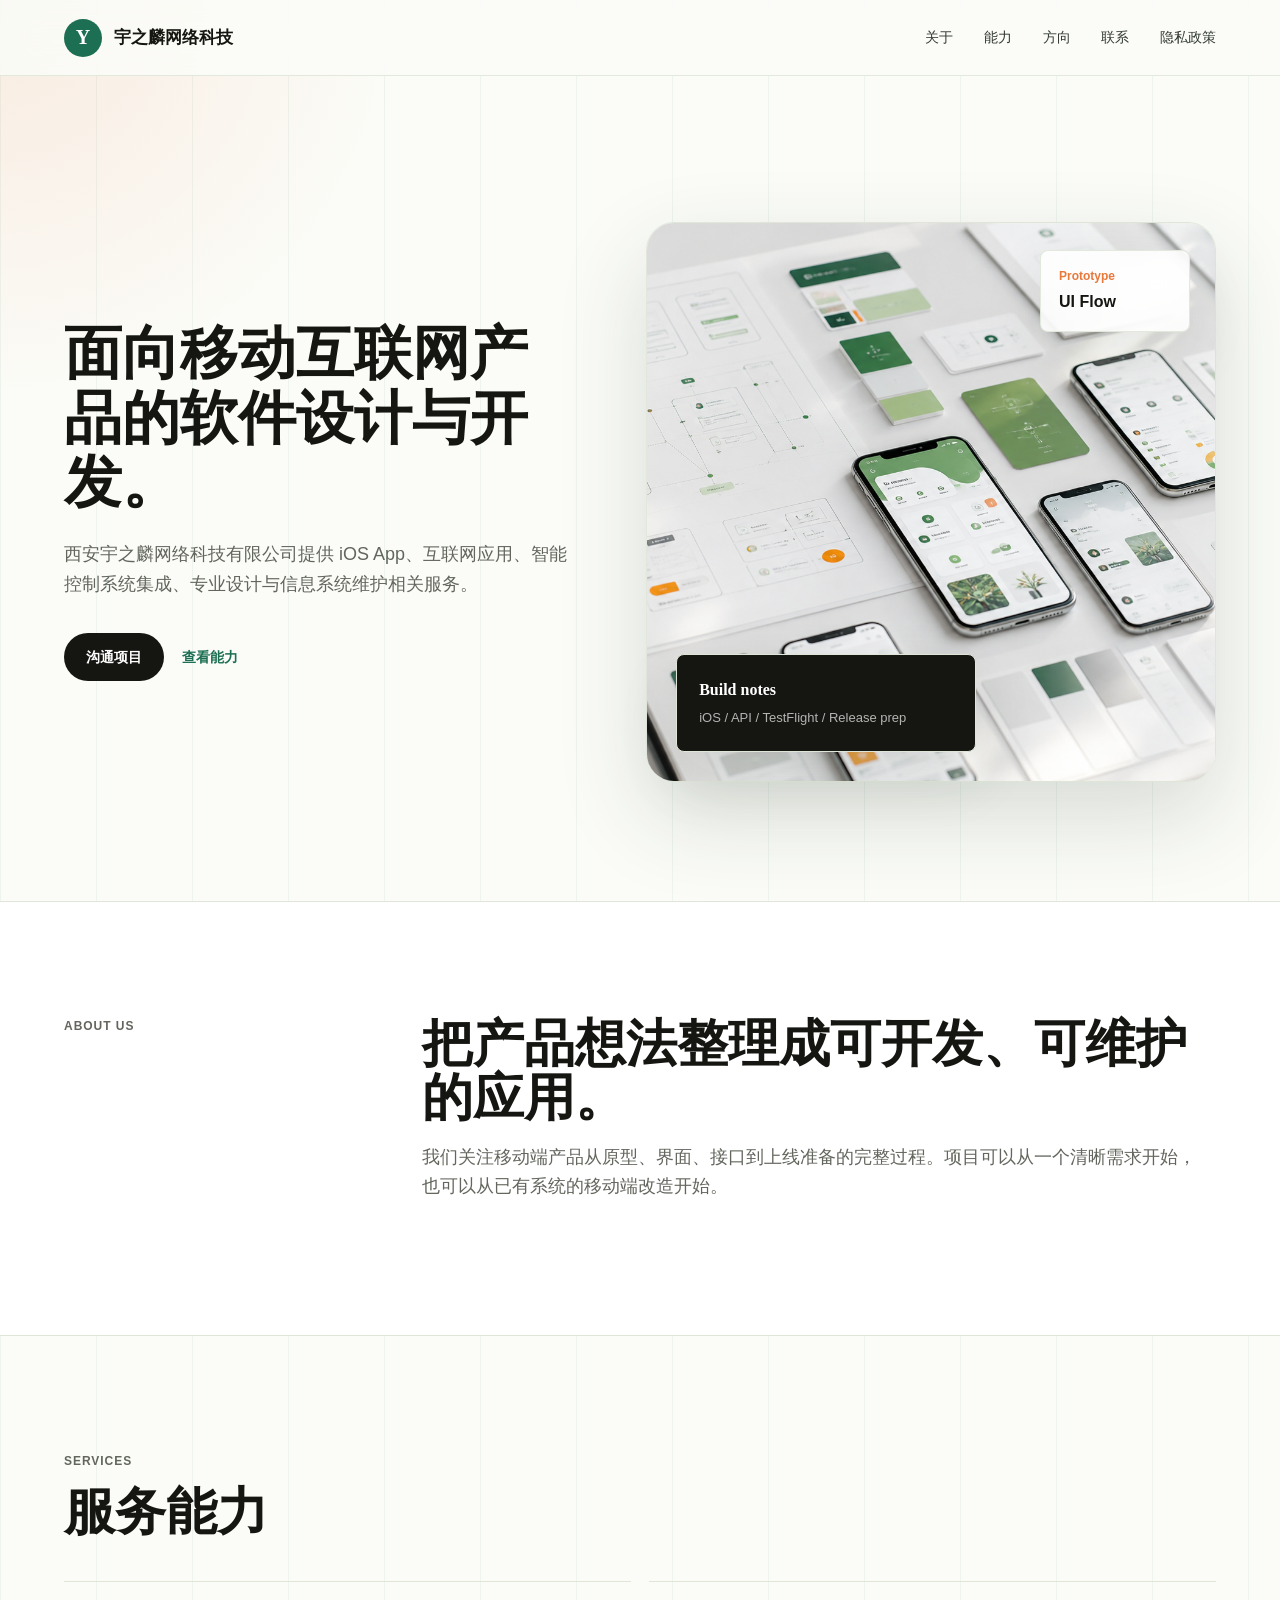
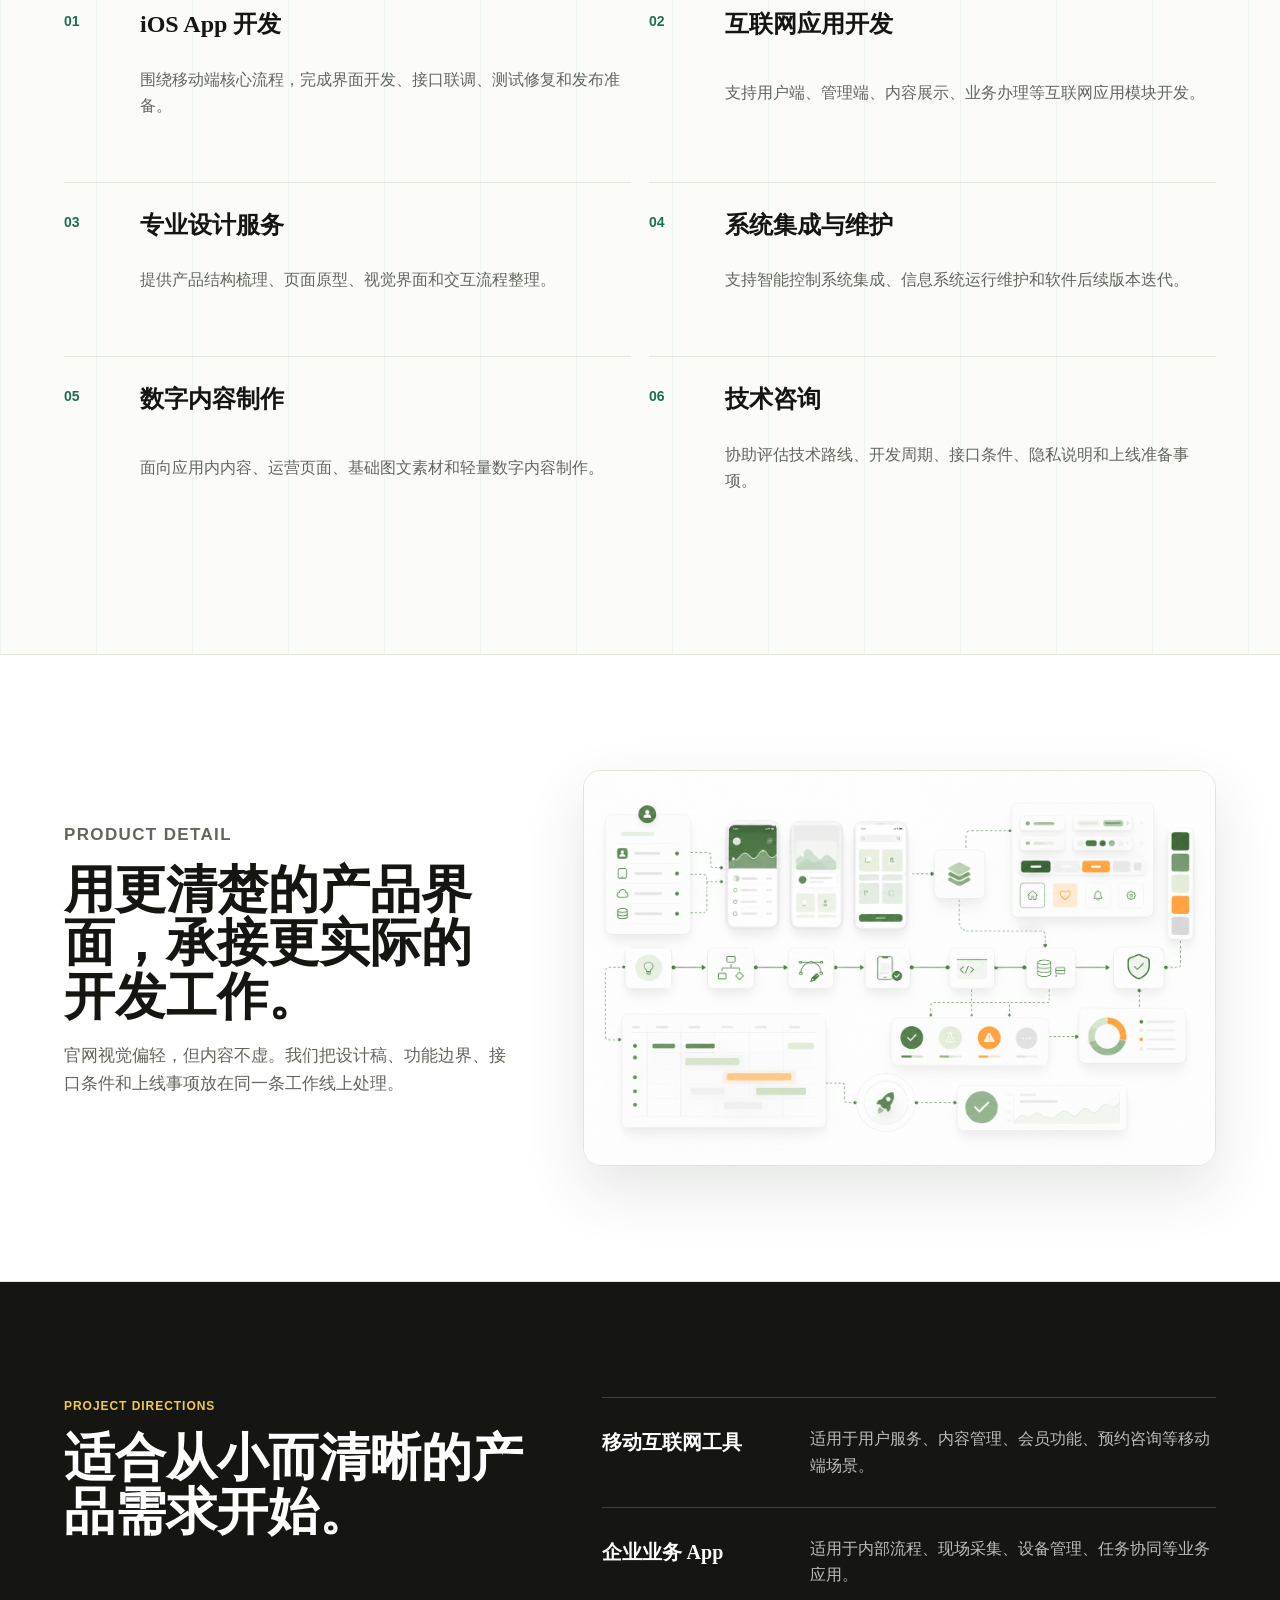
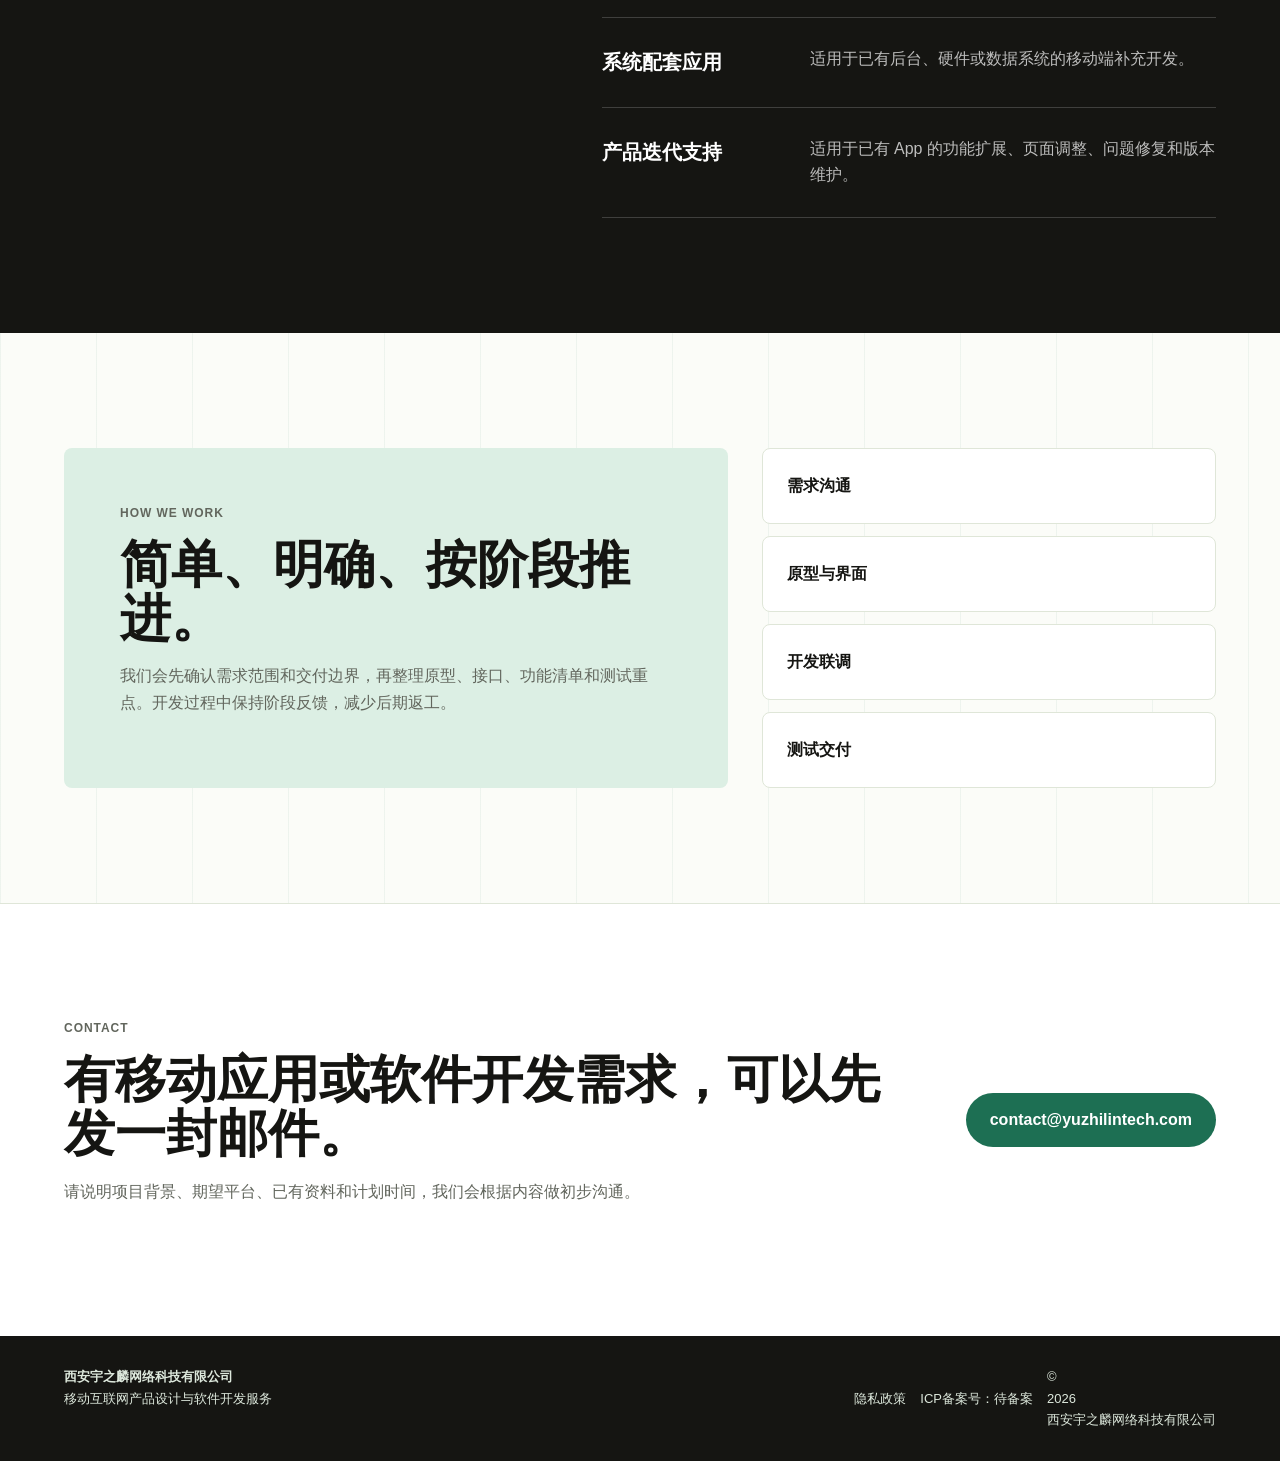
<file: index.html>
<!doctype html>
<html lang="zh-CN">
  <head>
    <meta charset="utf-8" />
    <meta name="viewport" content="width=device-width, initial-scale=1" />
    <title>西安宇之麟网络科技有限公司 | 移动互联网产品设计与开发</title>
    <meta
      name="description"
      content="西安宇之麟网络科技有限公司提供 iOS App 开发、互联网应用、专业设计服务、信息系统运行维护及软件开发服务。"
    />
    <link rel="stylesheet" href="./styles.css" />
  </head>
  <body>
    <header class="topbar" data-header>
      <a class="brand" href="./index.html" aria-label="西安宇之麟网络科技有限公司首页">
        <span class="brand-symbol">Y</span>
        <span>宇之麟网络科技</span>
      </a>
      <button class="nav-button" type="button" aria-label="打开导航" data-menu-toggle>
        <span></span>
        <span></span>
      </button>
      <nav class="nav" data-nav>
        <a href="#about">关于</a>
        <a href="#services">能力</a>
        <a href="#work">方向</a>
        <a href="#contact">联系</a>
        <a href="./privacy.html">隐私政策</a>
      </nav>
    </header>

    <main>
      <section class="hero">
        <div class="hero-copy">
          <h1>面向移动互联网产品的软件设计与开发。</h1>
          <p>
            西安宇之麟网络科技有限公司提供 iOS App、互联网应用、智能控制系统集成、专业设计与信息系统维护相关服务。
          </p>
          <div class="hero-actions">
            <a class="button dark" href="#contact">沟通项目</a>
            <a class="text-link" href="#services">查看能力</a>
          </div>
        </div>

        <div class="product-canvas studio-stage" aria-label="移动产品设计与应用界面视觉图">
          <img
            src="./assets/mobile-product-studio.png"
            alt="移动应用界面、原型图与设计工作台视觉图"
            loading="eager"
          />
          <div class="studio-badge studio-badge-top">
            <span>Prototype</span>
            <strong>UI Flow</strong>
          </div>
          <div class="note-card">
            <strong>Build notes</strong>
            <p>iOS / API / TestFlight / Release prep</p>
          </div>
        </div>
      </section>

      <section class="intro" id="about">
        <p class="label">About us</p>
        <div>
          <h2>把产品想法整理成可开发、可维护的应用。</h2>
          <p>
            我们关注移动端产品从原型、界面、接口到上线准备的完整过程。项目可以从一个清晰需求开始，也可以从已有系统的移动端改造开始。
          </p>
        </div>
      </section>

      <section class="services" id="services">
        <div class="section-title">
          <p class="label">Services</p>
          <h2>服务能力</h2>
        </div>
        <div class="service-list">
          <article>
            <span>01</span>
            <h3>iOS App 开发</h3>
            <p>围绕移动端核心流程，完成界面开发、接口联调、测试修复和发布准备。</p>
          </article>
          <article>
            <span>02</span>
            <h3>互联网应用开发</h3>
            <p>支持用户端、管理端、内容展示、业务办理等互联网应用模块开发。</p>
          </article>
          <article>
            <span>03</span>
            <h3>专业设计服务</h3>
            <p>提供产品结构梳理、页面原型、视觉界面和交互流程整理。</p>
          </article>
          <article>
            <span>04</span>
            <h3>系统集成与维护</h3>
            <p>支持智能控制系统集成、信息系统运行维护和软件后续版本迭代。</p>
          </article>
          <article>
            <span>05</span>
            <h3>数字内容制作</h3>
            <p>面向应用内内容、运营页面、基础图文素材和轻量数字内容制作。</p>
          </article>
          <article>
            <span>06</span>
            <h3>技术咨询</h3>
            <p>协助评估技术路线、开发周期、接口条件、隐私说明和上线准备事项。</p>
          </article>
        </div>
      </section>

      <section class="studio-feature">
        <div>
          <p class="label">Product detail</p>
          <h2>用更清楚的产品界面，承接更实际的开发工作。</h2>
          <p>
            官网视觉偏轻，但内容不虚。我们把设计稿、功能边界、接口条件和上线事项放在同一条工作线上处理。
          </p>
        </div>
        <figure>
          <img
            src="./assets/product-delivery-canvas.png"
            alt="移动产品交付流程与界面组件视觉图"
            loading="eager"
          />
        </figure>
      </section>

      <section class="work" id="work">
        <div class="work-copy">
          <p class="label">Project directions</p>
          <h2>适合从小而清晰的产品需求开始。</h2>
        </div>
        <div class="work-lines">
          <div>
            <strong>移动互联网工具</strong>
            <span>适用于用户服务、内容管理、会员功能、预约咨询等移动端场景。</span>
          </div>
          <div>
            <strong>企业业务 App</strong>
            <span>适用于内部流程、现场采集、设备管理、任务协同等业务应用。</span>
          </div>
          <div>
            <strong>系统配套应用</strong>
            <span>适用于已有后台、硬件或数据系统的移动端补充开发。</span>
          </div>
          <div>
            <strong>产品迭代支持</strong>
            <span>适用于已有 App 的功能扩展、页面调整、问题修复和版本维护。</span>
          </div>
        </div>
      </section>

      <section class="method">
        <div class="method-card">
          <p class="label">How we work</p>
          <h2>简单、明确、按阶段推进。</h2>
          <p>
            我们会先确认需求范围和交付边界，再整理原型、接口、功能清单和测试重点。开发过程中保持阶段反馈，减少后期返工。
          </p>
        </div>
        <div class="steps">
          <span>需求沟通</span>
          <span>原型与界面</span>
          <span>开发联调</span>
          <span>测试交付</span>
        </div>
      </section>

      <section class="contact" id="contact">
        <div>
          <p class="label">Contact</p>
          <h2>有移动应用或软件开发需求，可以先发一封邮件。</h2>
          <p>请说明项目背景、期望平台、已有资料和计划时间，我们会根据内容做初步沟通。</p>
        </div>
        <a class="mail" href="mailto:contact@yuzhilintech.com">contact@yuzhilintech.com</a>
      </section>
    </main>

    <footer class="footer">
      <div>
        <strong>西安宇之麟网络科技有限公司</strong>
        <span>移动互联网产品设计与软件开发服务</span>
      </div>
      <div class="footer-meta">
        <a href="./privacy.html">隐私政策</a>
        <span>ICP备案号：待备案</span>
        <span>© <span data-year></span> 西安宇之麟网络科技有限公司</span>
      </div>
    </footer>

    <script src="./script.js"></script>
  </body>
</html>
</file>
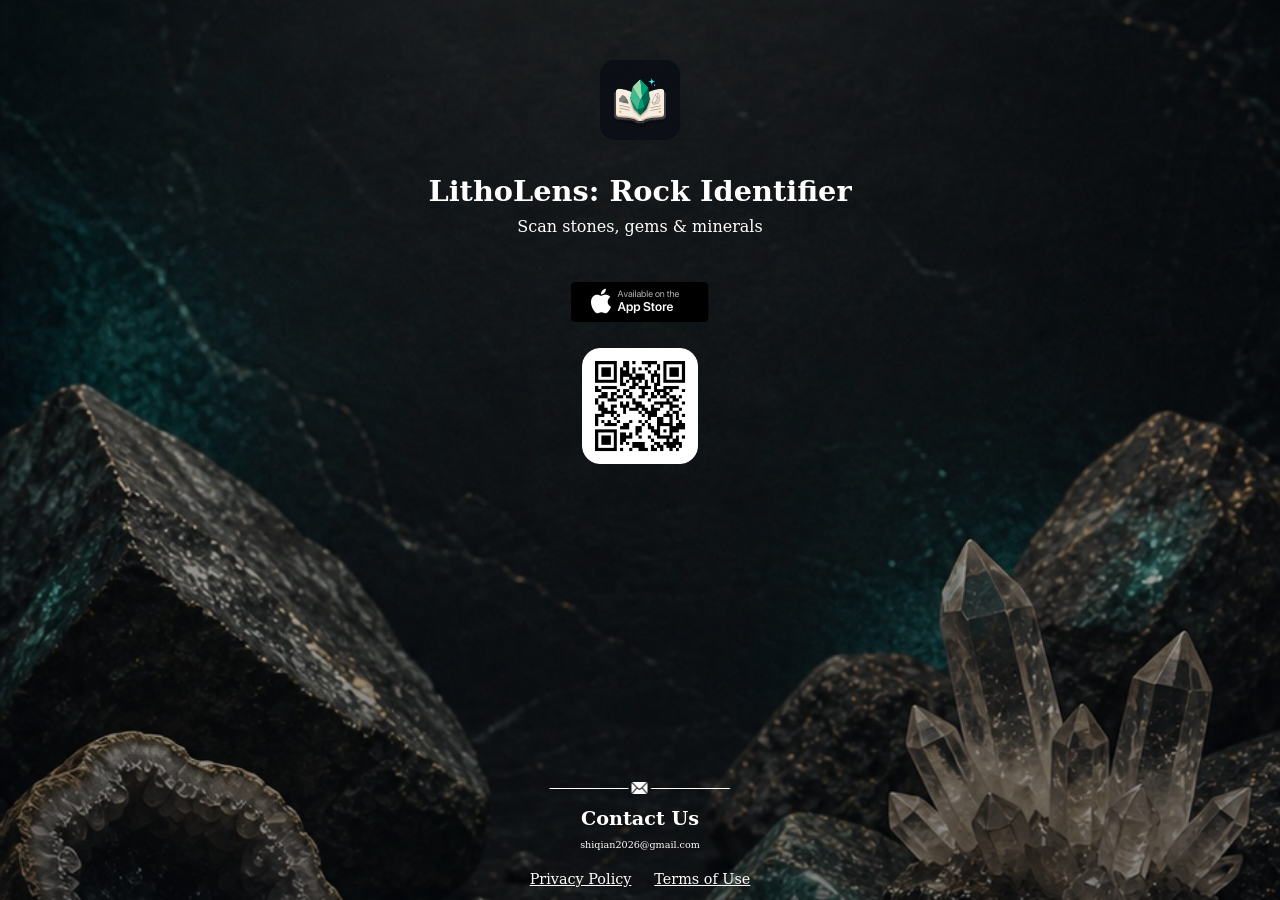
<file: hp/6786246576/index.html>
<!DOCTYPE html>
<html style='height:100%;margin:0;padding:0;'>

<head>
  <meta charset="utf-8">
  <meta name="viewport"
    content="width=device-width,height=device-height,initial-scale=1.0,maximum-scale=1.0,user-scalable=no;" />
  <title>LithoLens: Rock Identifier</title>
  <style type="text/css"></style>
  <meta http-equiv="Content-Security-Policy" content="upgrade-insecure-requests">
  <script>
    var u = navigator.userAgent;
    if (u.indexOf('Android') > -1 || u.indexOf('Adr') > -1 || !!u.match(/\(i[^;]+;( U;)? CPU.+Mac OS X/)) {
      window.onload = () => {
        document.getElementsByTagName("body")[0].style.height = document.body.scrollHeight + "px";
        document.getElementsByTagName("body")[0].style.width = document.body.scrollWidth + "px";
        document.getElementsByTagName("body")[0].style.minHeight = document.body.scrollHeight + "px";
        document.getElementsByTagName("body")[0].style.minWidth = document.body.scrollWidth + "px";
      }
    } else {
    }
  </script>
</head>

<body
  style='position:relative;min-height:100vh;min-height:100svh;min-width:300px;margin:0;padding:0;text-align:center;overflow-x:hidden;background-color:#08111a;'>
  <div
    style='position:fixed;inset:0;overflow:hidden;background:#08111a url(bg.jpg) center center / cover no-repeat;'>
    <div
      style='position:absolute;inset:0;background:linear-gradient(180deg, rgba(4, 8, 12, 0.34) 0%, rgba(4, 8, 12, 0.16) 38%, rgba(4, 8, 12, 0.48) 100%);'>
    </div>
  </div>
  <div style='position:relative;z-index:1;min-height:100vh;min-height:100svh;min-width:300px;padding:0 20px 36px;box-sizing:border-box;'>
  <img src='logo.png' width='80' height='80' style='margin-top:60px;border-radius:15px;'>
  <p
    style='font-weight:bold;font-size:180%;font-family:"San Francisco text","Serif";color:rgb(255, 255, 255);margin-top:30px;'>
   LithoLens: Rock Identifier
  </p>
  <p
    style='font-weight:lighter;font-size:100%;font-family:"San Francisco text","Serif";color:rgb(255, 255, 255);margin-top:-20px;'>
   Scan stones, gems & minerals
  </p>
  <img src='appStore.png' width='138' height='40' style='margin-top:30px;'><br>
  <div style='margin-top:80px;'>
    <img src='QRbg.png' width='116' height='116' style='position:absolute;z-index:1;transform:translate(-50%, -50%);'>
    <img src='QRCode.png' width='96' height='96' style='position:absolute;z-index:2;transform:translate(-50%, -50%);'>
  </div>
  <img src='email.png' width='181' height='12'
    style='position:absolute;left:50%;bottom:100px;transform:translate(-50%, -50%);'>
  <p
    style='position:absolute;left:50%;bottom:40px;transform:translate(-50%, -50%);font-weight:bold;font-size:120%;font-family:"San Francisco text","Serif";color:rgb(255, 255, 255);'>
    Contact Us</p>
  <a href="mailto:shiqian2026@gmail.com"
    style='position:absolute;left:50%;bottom:45px;transform:translate(-50%, -50%);font-weight:lighter;font-size:60%;font-family:"San Francisco text","Serif";color:rgb(255, 255, 255);text-decoration: none;'>shiqian2026@gmail.com</a>
  <span
    style='position:absolute;left:50%;white-space: nowrap; bottom:5px;transform:translate(-50%, -50%);font-weight:lighter;font-size:90%;font-family:"San Francisco text","Serif";'><a
      href="https://bytecraftersltd.com/pp/6786246576/" style='color:rgb(255,255,255)'>Privacy
      Policy</a>&nbsp;&nbsp;&nbsp;&nbsp;&nbsp;<a href="https://bytecraftersltd.com/tou/6786246576/"
      style='color:rgb(255,255,255)'>Terms of Use</a></span>
  </div>
</body>

</html>
</file>
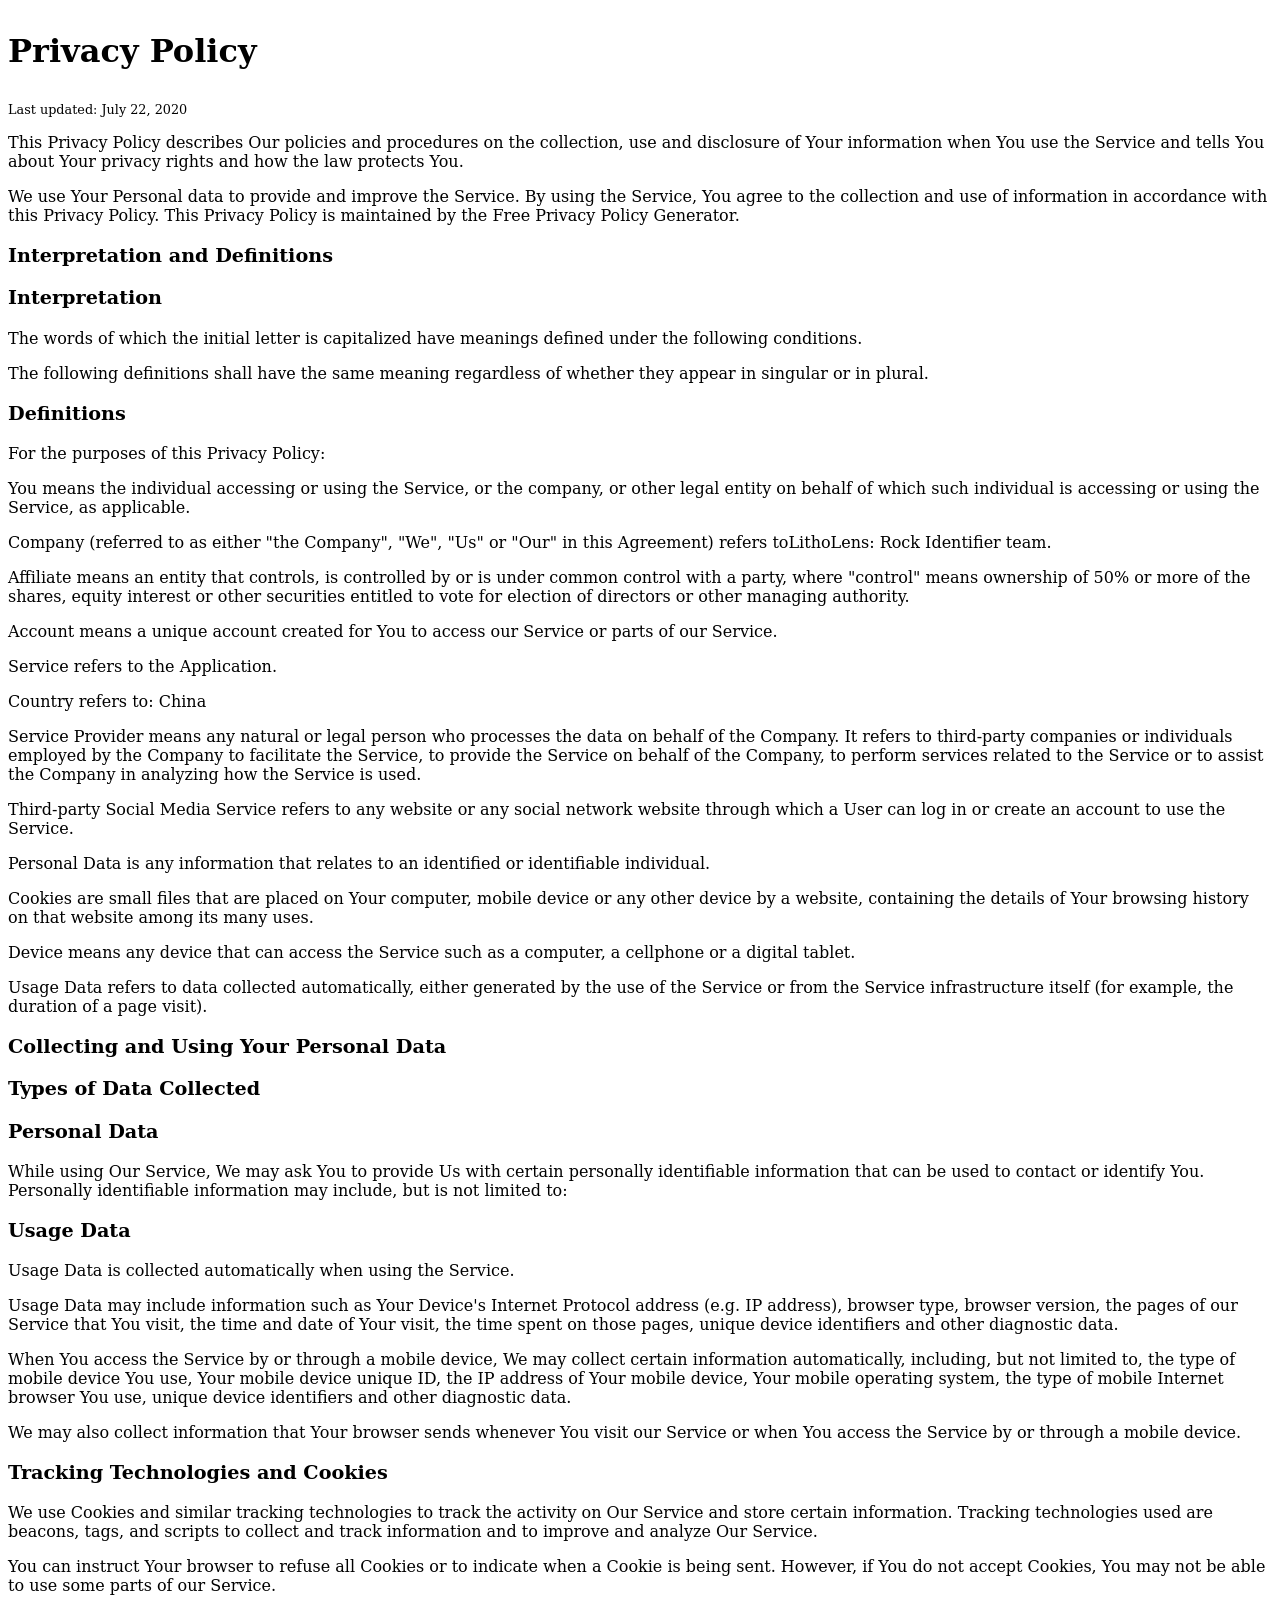
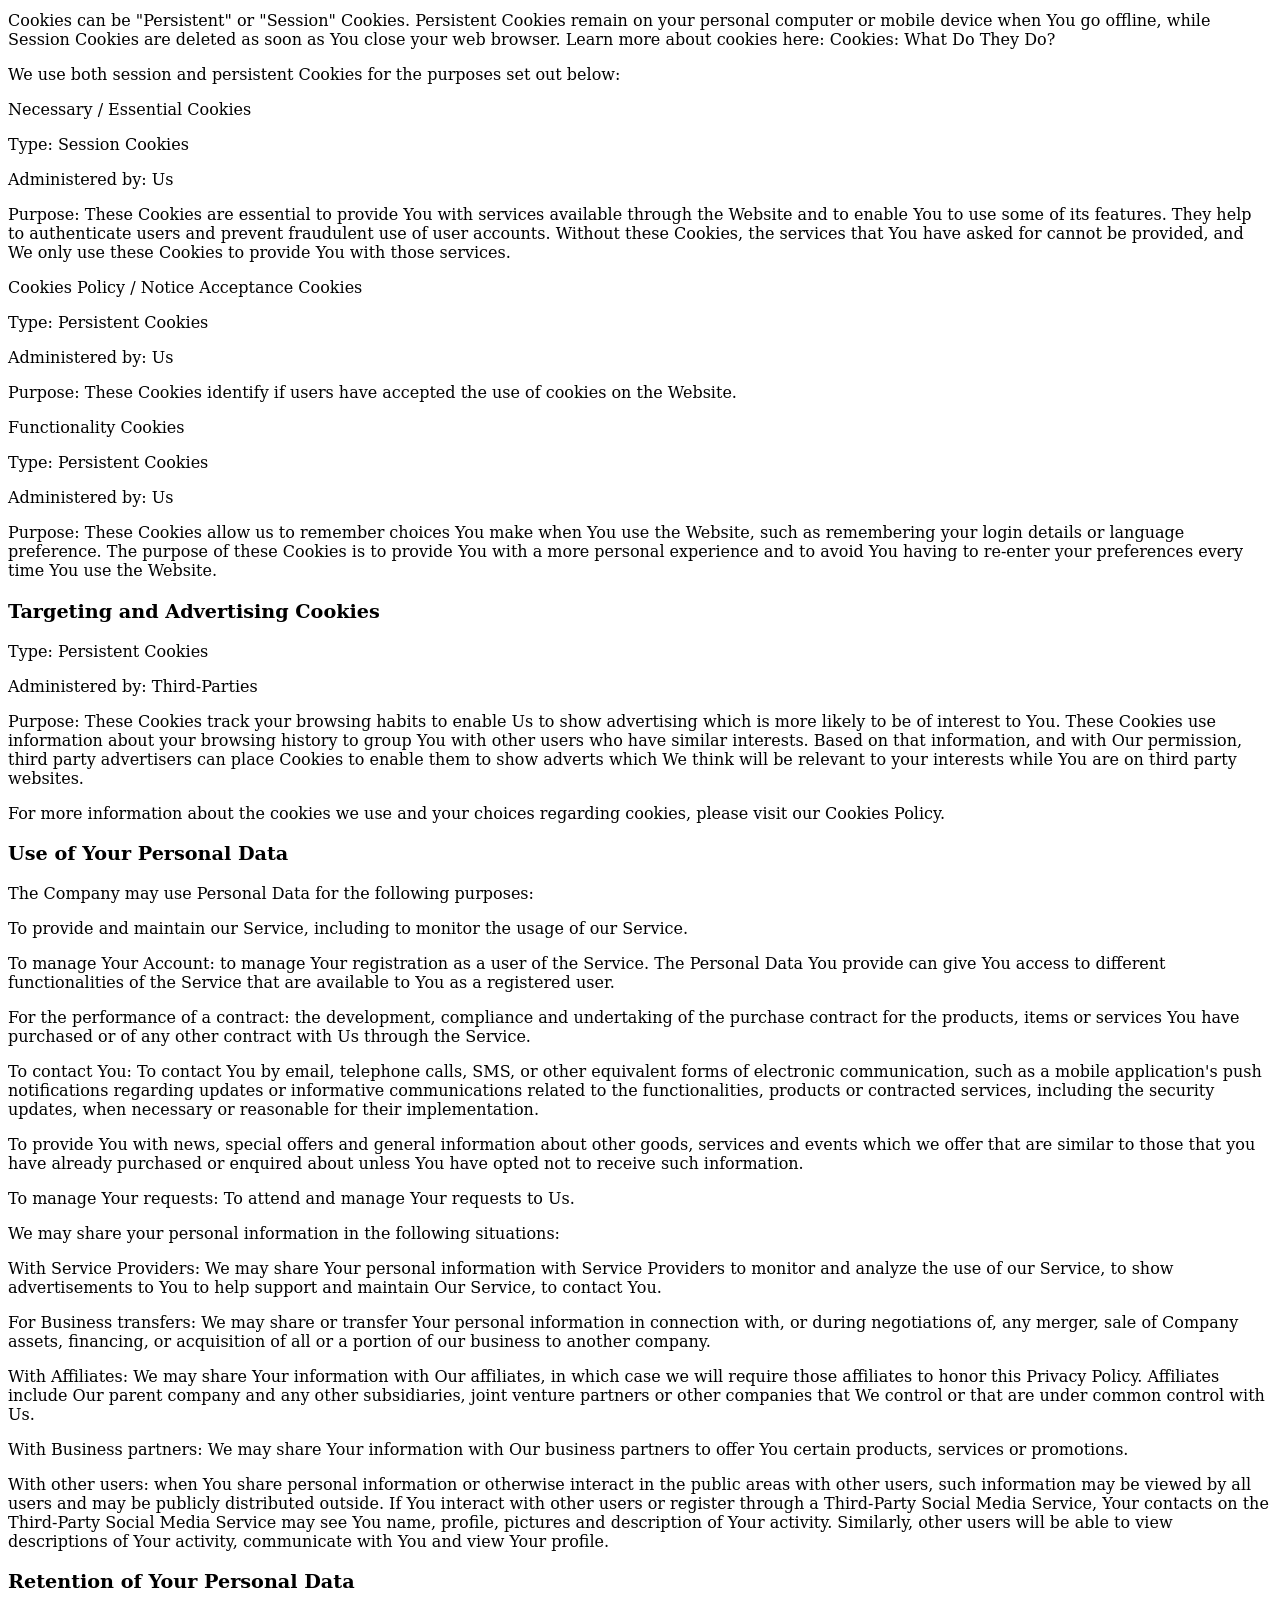
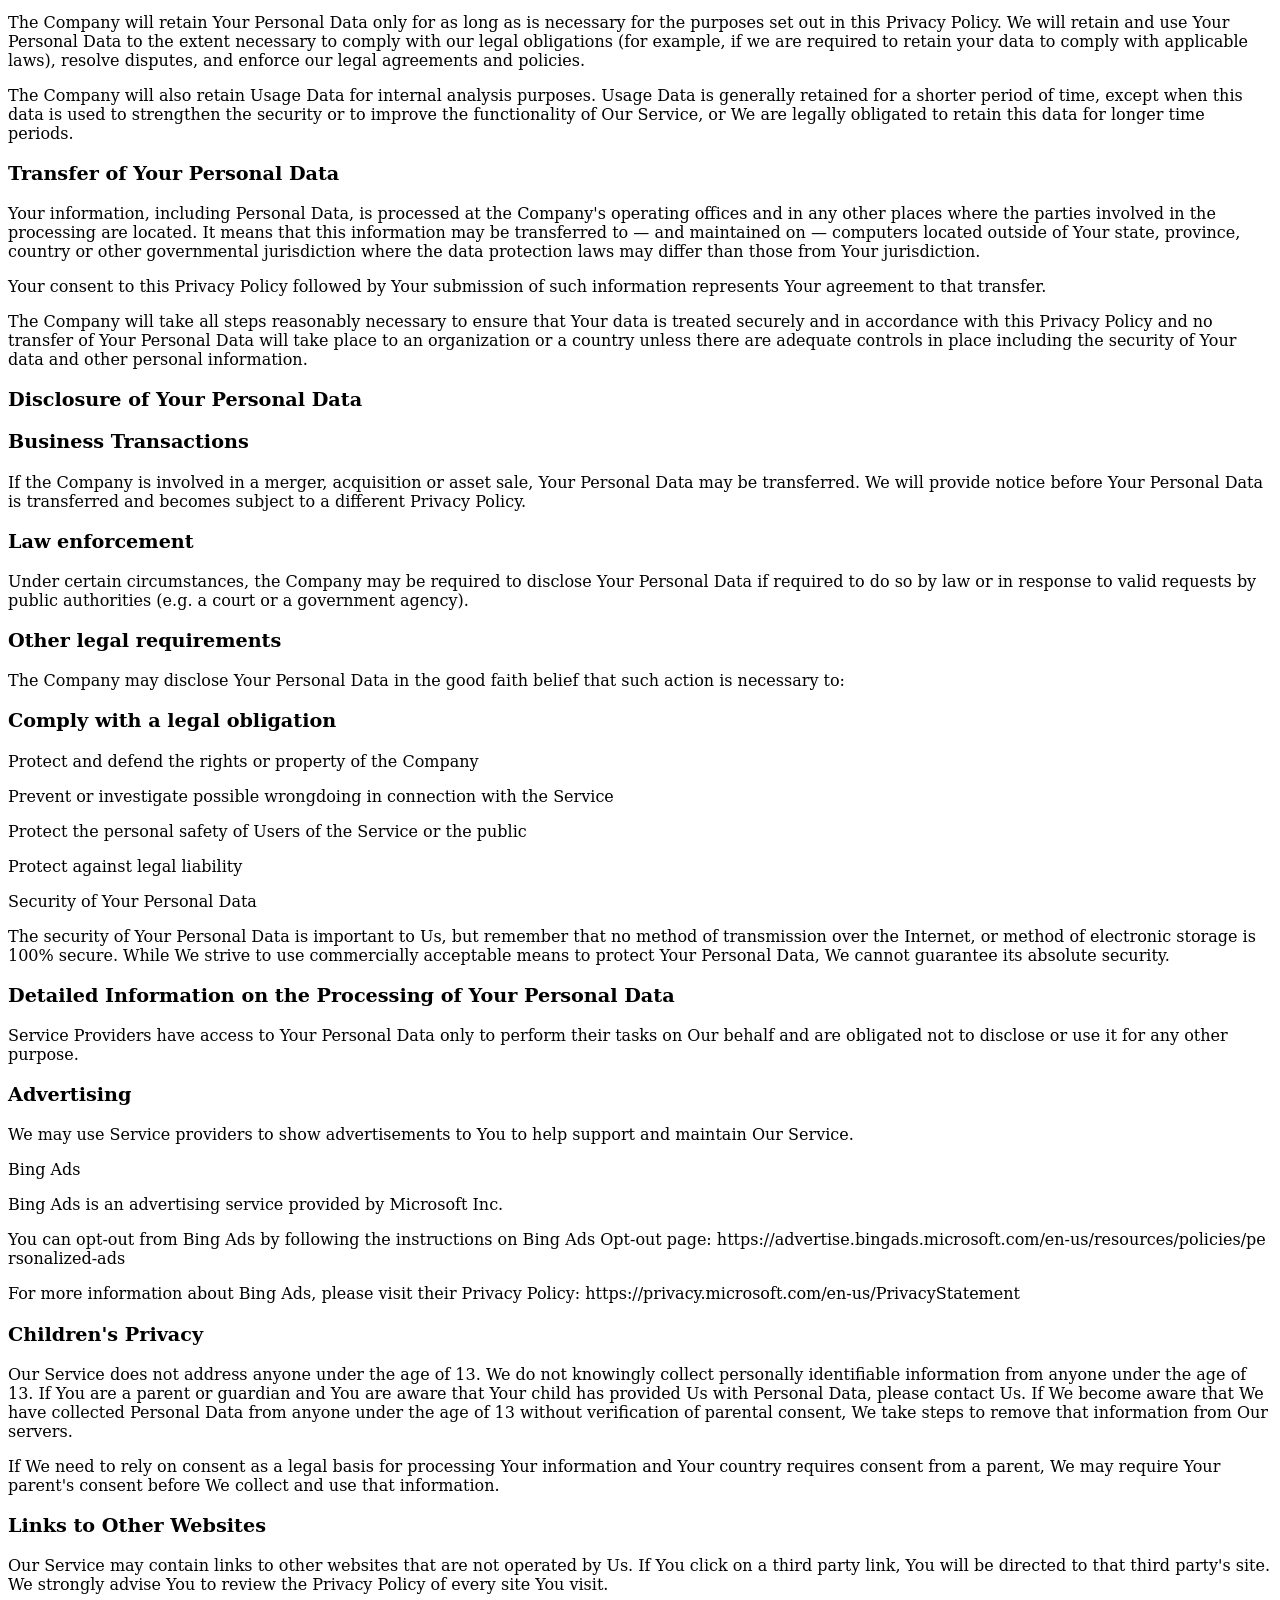
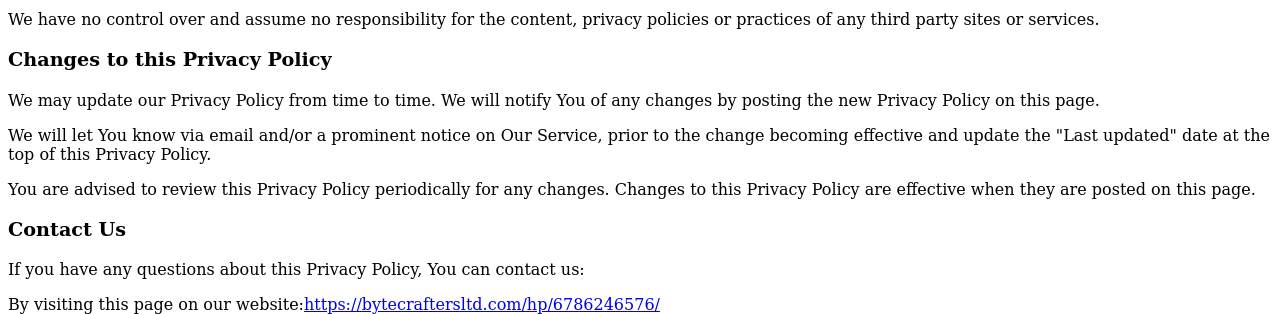
<file: pp/6786246576/index.html>
<!DOCTYPE html>
<html style='height:100%;margin:0;padding:0;'>

<head>
    <meta charset="utf-8">
    <title>LithoLens: Rock Identifier</title>
    <style type="text/css"></style>
    <meta name="viewport" content="width=device-width, initial-scale=1.0">
</head>

<body>
    <p style='font-weight:bold;font-size:200%;font-family:"San Francisco text","Serif";'>Privacy Policy</p>
    <p style='font-weight:lighter;font-size:80%;font-family:"San Francisco text","Serif";'>Last updated: July 22, 2020</p>
    <p style='font-size:100%;font-family:"San Francisco text","Serif";'>This Privacy Policy describes Our policies and procedures on the collection, use and disclosure of Your information when You use the Service and tells You about Your privacy rights and how the law protects You.</p>
    <p style='font-size:100%;font-family:"San Francisco text","Serif";'>We use Your Personal data to provide and improve the Service. By using the Service, You agree to the collection and use of information in accordance with this Privacy Policy. This Privacy Policy is maintained by the Free Privacy Policy Generator.</p>
    <p style='font-weight:bold;font-size:120%;font-family:"San Francisco text","Serif";'>Interpretation and Definitions</p>
    <p style='font-weight:bold;font-size:120%;font-family:"San Francisco text","Serif";'>Interpretation</p>
    <p style='font-size:100%;font-family:"San Francisco text","Serif";'>The words of which the initial letter is capitalized have meanings defined under the following conditions.</p>
    <p style='font-size:100%;font-family:"San Francisco text","Serif";'>The following definitions shall have the same meaning regardless of whether they appear in singular or in plural.</p>
    <p style='font-weight:bold;font-size:120%;font-family:"San Francisco text","Serif";'>Definitions</p>
    <p style='font-size:100%;font-family:"San Francisco text","Serif";'>For the purposes of this Privacy Policy:</p>
    <p style='font-size:100%;font-family:"San Francisco text","Serif";'>You means the individual accessing or using the Service, or the company, or other legal entity on behalf of which such individual is accessing or using the Service, as applicable.</p>
    <p style='font-size:100%;font-family:"San Francisco text","Serif";'>Company (referred to as either "the Company", "We", "Us" or "Our" in this Agreement) refers toLithoLens: Rock Identifier team.</p>
    <p style='font-size:100%;font-family:"San Francisco text","Serif";'>Affiliate means an entity that controls, is controlled by or is under common control with a party, where "control" means ownership of 50% or more of the shares, equity interest or other securities entitled to vote for election of directors or other
        managing authority.</p>
    <p style='font-size:100%;font-family:"San Francisco text","Serif";'>Account means a unique account created for You to access our Service or parts of our Service.</p>
    <p style='font-size:100%;font-family:"San Francisco text","Serif";'>Service refers to the Application.</p>
    <p style='font-size:100%;font-family:"San Francisco text","Serif";'>Country refers to: China</p>
    <p style='font-size:100%;font-family:"San Francisco text","Serif";'>Service Provider means any natural or legal person who processes the data on behalf of the Company. It refers to third-party companies or individuals employed by the Company to facilitate the Service, to provide the Service on behalf of the Company,
        to perform services related to the Service or to assist the Company in analyzing how the Service is used.</p>
    <p style='font-size:100%;font-family:"San Francisco text","Serif";'>Third-party Social Media Service refers to any website or any social network website through which a User can log in or create an account to use the Service.</p>
    <p style='font-size:100%;font-family:"San Francisco text","Serif";'>Personal Data is any information that relates to an identified or identifiable individual.</p>
    <p style='font-size:100%;font-family:"San Francisco text","Serif";'>Cookies are small files that are placed on Your computer, mobile device or any other device by a website, containing the details of Your browsing history on that website among its many uses.</p>
    <p style='font-size:100%;font-family:"San Francisco text","Serif";'>Device means any device that can access the Service such as a computer, a cellphone or a digital tablet.</p>
    <p style='font-size:100%;font-family:"San Francisco text","Serif";'>Usage Data refers to data collected automatically, either generated by the use of the Service or from the Service infrastructure itself (for example, the duration of a page visit).</p>
    <p style='font-weight:bold;font-size:120%;font-family:"San Francisco text","Serif";'>Collecting and Using Your Personal Data</p>
    <p style='font-weight:bold;font-size:120%;font-family:"San Francisco text","Serif";'>Types of Data Collected</p>
    <p style='font-weight:bold;font-size:120%;font-family:"San Francisco text","Serif";'>Personal Data</p>
    <p style='font-size:100%;font-family:"San Francisco text","Serif";'>While using Our Service, We may ask You to provide Us with certain personally identifiable information that can be used to contact or identify You. Personally identifiable information may include, but is not limited to:</p>
    <p style='font-weight:bold;font-size:120%;font-family:"San Francisco text","Serif";'>Usage Data</p>
    <p style='font-size:100%;font-family:"San Francisco text","Serif";'>Usage Data is collected automatically when using the Service.</p>
    <p style='font-size:100%;font-family:"San Francisco text","Serif";'>Usage Data may include information such as Your Device's Internet Protocol address (e.g. IP address), browser type, browser version, the pages of our Service that You visit, the time and date of Your visit, the time spent on those pages, unique device
        identifiers and other diagnostic data.</p>
    <p style='font-size:100%;font-family:"San Francisco text","Serif";'>When You access the Service by or through a mobile device, We may collect certain information automatically, including, but not limited to, the type of mobile device You use, Your mobile device unique ID, the IP address of Your mobile device, Your
        mobile operating system, the type of mobile Internet browser You use, unique device identifiers and other diagnostic data.</p>
    <p style='font-size:100%;font-family:"San Francisco text","Serif";'>We may also collect information that Your browser sends whenever You visit our Service or when You access the Service by or through a mobile device.</p>
    <p style='font-weight:bold;font-size:120%;font-family:"San Francisco text","Serif";'>Tracking Technologies and Cookies</p>
    <p style='font-size:100%;font-family:"San Francisco text","Serif";'>We use Cookies and similar tracking technologies to track the activity on Our Service and store certain information. Tracking technologies used are beacons, tags, and scripts to collect and track information and to improve and analyze Our Service.</p>
    <p style='font-size:100%;font-family:"San Francisco text","Serif";'>You can instruct Your browser to refuse all Cookies or to indicate when a Cookie is being sent. However, if You do not accept Cookies, You may not be able to use some parts of our Service.</p>
    <p style='font-size:100%;font-family:"San Francisco text","Serif";'>Cookies can be "Persistent" or "Session" Cookies. Persistent Cookies remain on your personal computer or mobile device when You go offline, while Session Cookies are deleted as soon as You close your web browser. Learn more about cookies here: Cookies:
        What Do They Do?</p>
    <p style='font-size:100%;font-family:"San Francisco text","Serif";'>We use both session and persistent Cookies for the purposes set out below:</p>
    <p style='font-size:100%;font-family:"San Francisco text","Serif";'>Necessary / Essential Cookies</p>
    <p style='font-size:100%;font-family:"San Francisco text","Serif";'>Type: Session Cookies</p>
    <p style='font-size:100%;font-family:"San Francisco text","Serif";'>Administered by: Us</p>
    <p style='font-size:100%;font-family:"San Francisco text","Serif";'>Purpose: These Cookies are essential to provide You with services available through the Website and to enable You to use some of its features. They help to authenticate users and prevent fraudulent use of user accounts. Without these Cookies, the
        services that You have asked for cannot be provided, and We only use these Cookies to provide You with those services.</p>
    <p style='font-size:100%;font-family:"San Francisco text","Serif";'>Cookies Policy / Notice Acceptance Cookies</p>
    <p style='font-size:100%;font-family:"San Francisco text","Serif";'>Type: Persistent Cookies</p>
    <p style='font-size:100%;font-family:"San Francisco text","Serif";'>Administered by: Us</p>
    <p style='font-size:100%;font-family:"San Francisco text","Serif";'>Purpose: These Cookies identify if users have accepted the use of cookies on the Website.</p>
    <p style='font-size:100%;font-family:"San Francisco text","Serif";'>Functionality Cookies</p>
    <p style='font-size:100%;font-family:"San Francisco text","Serif";'>Type: Persistent Cookies</p>
    <p style='font-size:100%;font-family:"San Francisco text","Serif";'>Administered by: Us</p>
    <p style='font-size:100%;font-family:"San Francisco text","Serif";'>Purpose: These Cookies allow us to remember choices You make when You use the Website, such as remembering your login details or language preference. The purpose of these Cookies is to provide You with a more personal experience and to avoid You having
        to re-enter your preferences every time You use the Website.</p>
    <p style='font-weight:bold;font-size:120%;font-family:"San Francisco text","Serif";'>Targeting and Advertising Cookies</p>
    <p style='font-size:100%;font-family:"San Francisco text","Serif";'>Type: Persistent Cookies</p>
    <p style='font-size:100%;font-family:"San Francisco text","Serif";'>Administered by: Third-Parties</p>
    <p style='font-size:100%;font-family:"San Francisco text","Serif";'>Purpose: These Cookies track your browsing habits to enable Us to show advertising which is more likely to be of interest to You. These Cookies use information about your browsing history to group You with other users who have similar interests. Based
        on that information, and with Our permission, third party advertisers can place Cookies to enable them to show adverts which We think will be relevant to your interests while You are on third party websites.</p>
    <p style='font-size:100%;font-family:"San Francisco text","Serif";'>For more information about the cookies we use and your choices regarding cookies, please visit our Cookies Policy.</p>
    <p style='font-weight:bold;font-size:120%;font-family:"San Francisco text","Serif";'>Use of Your Personal Data</p>
    <p style='font-size:100%;font-family:"San Francisco text","Serif";'>The Company may use Personal Data for the following purposes:</p>
    <p style='font-size:100%;font-family:"San Francisco text","Serif";'>To provide and maintain our Service, including to monitor the usage of our Service.</p>
    <p style='font-size:100%;font-family:"San Francisco text","Serif";'>To manage Your Account: to manage Your registration as a user of the Service. The Personal Data You provide can give You access to different functionalities of the Service that are available to You as a registered user.</p>
    <p style='font-size:100%;font-family:"San Francisco text","Serif";'>For the performance of a contract: the development, compliance and undertaking of the purchase contract for the products, items or services You have purchased or of any other contract with Us through the Service.</p>
    <p style='font-size:100%;font-family:"San Francisco text","Serif";'>To contact You: To contact You by email, telephone calls, SMS, or other equivalent forms of electronic communication, such as a mobile application's push notifications regarding updates or informative communications related to the functionalities,
        products or contracted services, including the security updates, when necessary or reasonable for their implementation.</p>
    <p style='font-size:100%;font-family:"San Francisco text","Serif";'>To provide You with news, special offers and general information about other goods, services and events which we offer that are similar to those that you have already purchased or enquired about unless You have opted not to receive such information.</p>
    <p style='font-size:100%;font-family:"San Francisco text","Serif";'>To manage Your requests: To attend and manage Your requests to Us.</p>
    <p style='font-size:100%;font-family:"San Francisco text","Serif";'>We may share your personal information in the following situations:</p>
    <p style='font-size:100%;font-family:"San Francisco text","Serif";'>With Service Providers: We may share Your personal information with Service Providers to monitor and analyze the use of our Service, to show advertisements to You to help support and maintain Our Service, to contact You.</p>
    <p style='font-size:100%;font-family:"San Francisco text","Serif";'>For Business transfers: We may share or transfer Your personal information in connection with, or during negotiations of, any merger, sale of Company assets, financing, or acquisition of all or a portion of our business to another company.</p>
    <p style='font-size:100%;font-family:"San Francisco text","Serif";'>With Affiliates: We may share Your information with Our affiliates, in which case we will require those affiliates to honor this Privacy Policy. Affiliates include Our parent company and any other subsidiaries, joint venture partners or other companies
        that We control or that are under common control with Us.</p>
    <p style='font-size:100%;font-family:"San Francisco text","Serif";'>With Business partners: We may share Your information with Our business partners to offer You certain products, services or promotions.</p>
    <p style='font-size:100%;font-family:"San Francisco text","Serif";'>With other users: when You share personal information or otherwise interact in the public areas with other users, such information may be viewed by all users and may be publicly distributed outside. If You interact with other users or register through
        a Third-Party Social Media Service, Your contacts on the Third-Party Social Media Service may see You name, profile, pictures and description of Your activity. Similarly, other users will be able to view descriptions of Your activity, communicate
        with You and view Your profile.</p>
    <p style='font-weight:bold;font-size:120%;font-family:"San Francisco text","Serif";'>Retention of Your Personal Data</p>
    <p style='font-size:100%;font-family:"San Francisco text","Serif";'>The Company will retain Your Personal Data only for as long as is necessary for the purposes set out in this Privacy Policy. We will retain and use Your Personal Data to the extent necessary to comply with our legal obligations (for example, if we
        are required to retain your data to comply with applicable laws), resolve disputes, and enforce our legal agreements and policies.</p>
    <p style='font-size:100%;font-family:"San Francisco text","Serif";'>The Company will also retain Usage Data for internal analysis purposes. Usage Data is generally retained for a shorter period of time, except when this data is used to strengthen the security or to improve the functionality of Our Service, or We are
        legally obligated to retain this data for longer time periods.</p>
    <p style='font-weight:bold;font-size:120%;font-family:"San Francisco text","Serif";'>Transfer of Your Personal Data</p>
    <p style='font-size:100%;font-family:"San Francisco text","Serif";'>Your information, including Personal Data, is processed at the Company's operating offices and in any other places where the parties involved in the processing are located. It means that this information may be transferred to — and maintained on —
        computers located outside of Your state, province, country or other governmental jurisdiction where the data protection laws may differ than those from Your jurisdiction.</p>
    <p style='font-size:100%;font-family:"San Francisco text","Serif";'>Your consent to this Privacy Policy followed by Your submission of such information represents Your agreement to that transfer.</p>
    <p style='font-size:100%;font-family:"San Francisco text","Serif";'>The Company will take all steps reasonably necessary to ensure that Your data is treated securely and in accordance with this Privacy Policy and no transfer of Your Personal Data will take place to an organization or a country unless there are adequate
        controls in place including the security of Your data and other personal information.</p>
    <p style='font-weight:bold;font-size:120%;font-family:"San Francisco text","Serif";'>Disclosure of Your Personal Data</p>
    <p style='font-weight:bold;font-size:120%;font-family:"San Francisco text","Serif";'>Business Transactions</p>
    <p style='font-size:100%;font-family:"San Francisco text","Serif";'>If the Company is involved in a merger, acquisition or asset sale, Your Personal Data may be transferred. We will provide notice before Your Personal Data is transferred and becomes subject to a different Privacy Policy.</p>
    <p style='font-weight:bold;font-size:120%;font-family:"San Francisco text","Serif";'>Law enforcement</p>
    <p style='font-size:100%;font-family:"San Francisco text","Serif";'>Under certain circumstances, the Company may be required to disclose Your Personal Data if required to do so by law or in response to valid requests by public authorities (e.g. a court or a government agency).</p>
    <p style='font-weight:bold;font-size:120%;font-family:"San Francisco text","Serif";'>Other legal requirements</p>
    <p style='font-size:100%;font-family:"San Francisco text","Serif";'>The Company may disclose Your Personal Data in the good faith belief that such action is necessary to:</p>
    <p style='font-weight:bold;font-size:120%;font-family:"San Francisco text","Serif";'>Comply with a legal obligation</p>
    <p style='font-size:100%;font-family:"San Francisco text","Serif";'>Protect and defend the rights or property of the Company</p>
    <p style='font-size:100%;font-family:"San Francisco text","Serif";'>Prevent or investigate possible wrongdoing in connection with the Service</p>
    <p style='font-size:100%;font-family:"San Francisco text","Serif";'>Protect the personal safety of Users of the Service or the public</p>
    <p style='font-size:100%;font-family:"San Francisco text","Serif";'>Protect against legal liability</p>
    <p style='font-size:100%;font-family:"San Francisco text","Serif";'>Security of Your Personal Data</p>
    <p style='font-size:100%;font-family:"San Francisco text","Serif";'>The security of Your Personal Data is important to Us, but remember that no method of transmission over the Internet, or method of electronic storage is 100% secure. While We strive to use commercially acceptable means to protect Your Personal Data,
        We cannot guarantee its absolute security.</p>
    <p style='font-weight:bold;font-size:120%;font-family:"San Francisco text","Serif";'>Detailed Information on the Processing of Your Personal Data</p>
    <p style='font-size:100%;font-family:"San Francisco text","Serif";'>Service Providers have access to Your Personal Data only to perform their tasks on Our behalf and are obligated not to disclose or use it for any other purpose.</p>
    <p style='font-weight:bold;font-size:120%;font-family:"San Francisco text","Serif";'>Advertising</p>
    <p style='font-size:100%;font-family:"San Francisco text","Serif";'>We may use Service providers to show advertisements to You to help support and maintain Our Service.</p>
    <p style='font-size:100%;font-family:"San Francisco text","Serif";'>Bing Ads</p>
    <p style='font-size:100%;font-family:"San Francisco text","Serif";'>Bing Ads is an advertising service provided by Microsoft Inc.</p>
    <p style='font-size:100%;font-family:"San Francisco text","Serif";word-break: break-all;'>You can opt-out from Bing Ads by following the instructions on Bing Ads Opt-out page: https://advertise.bingads.microsoft.com/en-us/resources/policies/personalized-ads</p>
    <p style='font-size:100%;font-family:"San Francisco text","Serif";word-break: break-all;'>For more information about Bing Ads, please visit their Privacy Policy: https://privacy.microsoft.com/en-us/PrivacyStatement</p>
    <p style='font-weight:bold;font-size:120%;font-family:"San Francisco text","Serif";'>Children's Privacy</p>
    <p style='font-size:100%;font-family:"San Francisco text","Serif";'>Our Service does not address anyone under the age of 13. We do not knowingly collect personally identifiable information from anyone under the age of 13. If You are a parent or guardian and You are aware that Your child has provided Us with Personal
        Data, please contact Us. If We become aware that We have collected Personal Data from anyone under the age of 13 without verification of parental consent, We take steps to remove that information from Our servers.</p>
    <p style='font-size:100%;font-family:"San Francisco text","Serif";'>If We need to rely on consent as a legal basis for processing Your information and Your country requires consent from a parent, We may require Your parent's consent before We collect and use that information.</p>
    <p style='font-weight:bold;font-size:120%;font-family:"San Francisco text","Serif";'>Links to Other Websites</p>
    <p style='font-size:100%;font-family:"San Francisco text","Serif";'>Our Service may contain links to other websites that are not operated by Us. If You click on a third party link, You will be directed to that third party's site. We strongly advise You to review the Privacy Policy of every site You visit.</p>
    <p style='font-size:100%;font-family:"San Francisco text","Serif";'>We have no control over and assume no responsibility for the content, privacy policies or practices of any third party sites or services.</p>
    <p style='font-weight:bold;font-size:120%;font-family:"San Francisco text","Serif";'>Changes to this Privacy Policy</p>
    <p style='font-size:100%;font-family:"San Francisco text","Serif";'>We may update our Privacy Policy from time to time. We will notify You of any changes by posting the new Privacy Policy on this page.</p>
    <p style='font-size:100%;font-family:"San Francisco text","Serif";'>We will let You know via email and/or a prominent notice on Our Service, prior to the change becoming effective and update the "Last updated" date at the top of this Privacy Policy.</p>
    <p style='font-size:100%;font-family:"San Francisco text","Serif";'>You are advised to review this Privacy Policy periodically for any changes. Changes to this Privacy Policy are effective when they are posted on this page.</p>
    <p style='font-weight:bold;font-size:120%;font-family:"San Francisco text","Serif";'>Contact Us</p>
    <p style='font-size:100%;font-family:"San Francisco text","Serif";'>If you have any questions about this Privacy Policy, You can contact us:</p>
    <span style='font-size:100%;font-family:"San Francisco text","Serif";'>By visiting this page on our website:<a style="word-break: break-all;" href="https://bytecraftersltd.com/hp/6786246576/">https://bytecraftersltd.com/hp/6786246576/</a></span>
</body>

</html>
</file>
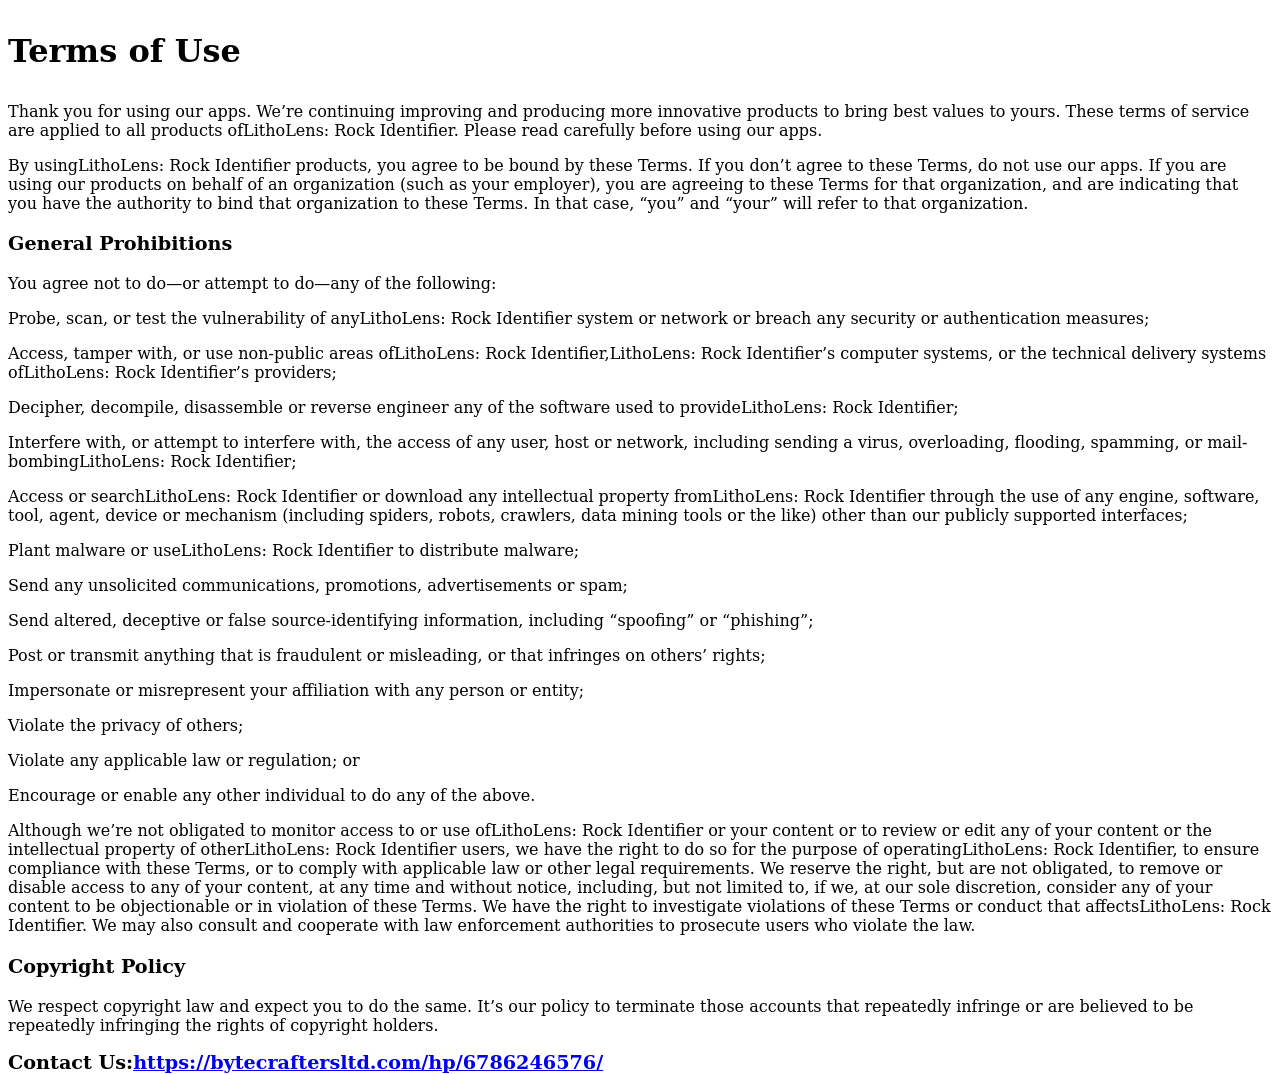
<file: tou/6786246576/index.html>
<!DOCTYPE html>
<html style='height:100%;margin:0;padding:0;'>

<head>
    <meta charset="utf-8">
    <title>Terms of Use</title>
    <style type="text/css"></style>
    <meta name="viewport" content="width=device-width, initial-scale=1.0">
</head>

<body>
    <p style='font-weight:bold;font-size:200%;font-family:"San Francisco text","Serif";'>Terms of Use</p>
    <p style='font-size:100%;font-family:"San Francisco text","Serif";'>Thank you for using our apps. We’re continuing improving and producing more innovative products to bring best values to yours. These terms of service are applied to all products ofLithoLens: Rock Identifier. Please read carefully before using our
        apps.
    </p>
    <p style='font-size:100%;font-family:"San Francisco text","Serif";'>By usingLithoLens: Rock Identifier products, you agree to be bound by these Terms. If you don’t agree to these Terms, do not use our apps. If you are using our products on behalf of an organization (such as your employer), you are agreeing to these
        Terms for that organization, and are indicating that you have the authority to bind that organization to these Terms. In that case, “you” and “your” will refer to that organization.</p>
    <p style='font-weight:bold;font-size:120%;font-family:"San Francisco text","Serif";'>General Prohibitions</p>
    <p style='font-size:100%;font-family:"San Francisco text","Serif";'>You agree not to do—or attempt to do—any of the following:</p>
    <p style='font-size:100%;font-family:"San Francisco text","Serif";'>Probe, scan, or test the vulnerability of anyLithoLens: Rock Identifier system or network or breach any security or authentication measures;</p>
    <p style='font-size:100%;font-family:"San Francisco text","Serif";'>Access, tamper with, or use non-public areas ofLithoLens: Rock Identifier,LithoLens: Rock Identifier’s computer systems, or the technical delivery systems ofLithoLens: Rock Identifier’s providers;</p>
    <p style='font-size:100%;font-family:"San Francisco text","Serif";'>Decipher, decompile, disassemble or reverse engineer any of the software used to provideLithoLens: Rock Identifier;</p>
    <p style='font-size:100%;font-family:"San Francisco text","Serif";'>Interfere with, or attempt to interfere with, the access of any user, host or network, including sending a virus, overloading, flooding, spamming, or mail-bombingLithoLens: Rock Identifier;</p>
    <p style='font-size:100%;font-family:"San Francisco text","Serif";'>Access or searchLithoLens: Rock Identifier or download any intellectual property fromLithoLens: Rock Identifier through the use of any engine, software, tool, agent, device or mechanism (including spiders, robots, crawlers, data mining tools
        or the like) other than our publicly supported interfaces;</p>
    <p style='font-size:100%;font-family:"San Francisco text","Serif";'>Plant malware or useLithoLens: Rock Identifier to distribute malware;</p>
    <p style='font-size:100%;font-family:"San Francisco text","Serif";'>Send any unsolicited communications, promotions, advertisements or spam;</p>
    <p style='font-size:100%;font-family:"San Francisco text","Serif";'>Send altered, deceptive or false source-identifying information, including “spoofing” or “phishing”;</p>
    <p style='font-size:100%;font-family:"San Francisco text","Serif";'>Post or transmit anything that is fraudulent or misleading, or that infringes on others’ rights;</p>
    <p style='font-size:100%;font-family:"San Francisco text","Serif";'>Impersonate or misrepresent your affiliation with any person or entity;</p>
    <p style='font-size:100%;font-family:"San Francisco text","Serif";'>Violate the privacy of others;</p>
    <p style='font-size:100%;font-family:"San Francisco text","Serif";'>Violate any applicable law or regulation; or</p>
    <p style='font-size:100%;font-family:"San Francisco text","Serif";'>Encourage or enable any other individual to do any of the above.</p>
    <p style='font-size:100%;font-family:"San Francisco text","Serif";'>Although we’re not obligated to monitor access to or use ofLithoLens: Rock Identifier or your content or to review or edit any of your content or the intellectual property of otherLithoLens: Rock Identifier users, we have the right to do so
        for the purpose of operatingLithoLens: Rock Identifier, to ensure compliance with these Terms, or to comply with applicable law or other legal requirements. We reserve the right, but are not obligated, to remove or disable access to any of
        your content, at any time and without notice, including, but not limited to, if we, at our sole discretion, consider any of your content to be objectionable or in violation of these Terms. We have the right to investigate violations of these Terms
        or conduct that affectsLithoLens: Rock Identifier. We may also consult and cooperate with law enforcement authorities to prosecute users who violate the law.</p>
    <p style='font-weight:bold;font-size:120%;font-family:"San Francisco text","Serif";'>Copyright Policy</p>
    <p style='font-size:100%;font-family:"San Francisco text","Serif";'>We respect copyright law and expect you to do the same. It’s our policy to terminate those accounts that repeatedly infringe or are believed to be repeatedly infringing the rights of copyright holders.</p>
    <span style='font-weight:bold;font-size:120%;font-family:"San Francisco text","Serif";'>Contact Us:<a style="word-break: break-all;"  href="https://bytecraftersltd.com/hp/6786246576/">https://bytecraftersltd.com/hp/6786246576/</a></span>
</body>

</html>
</file>
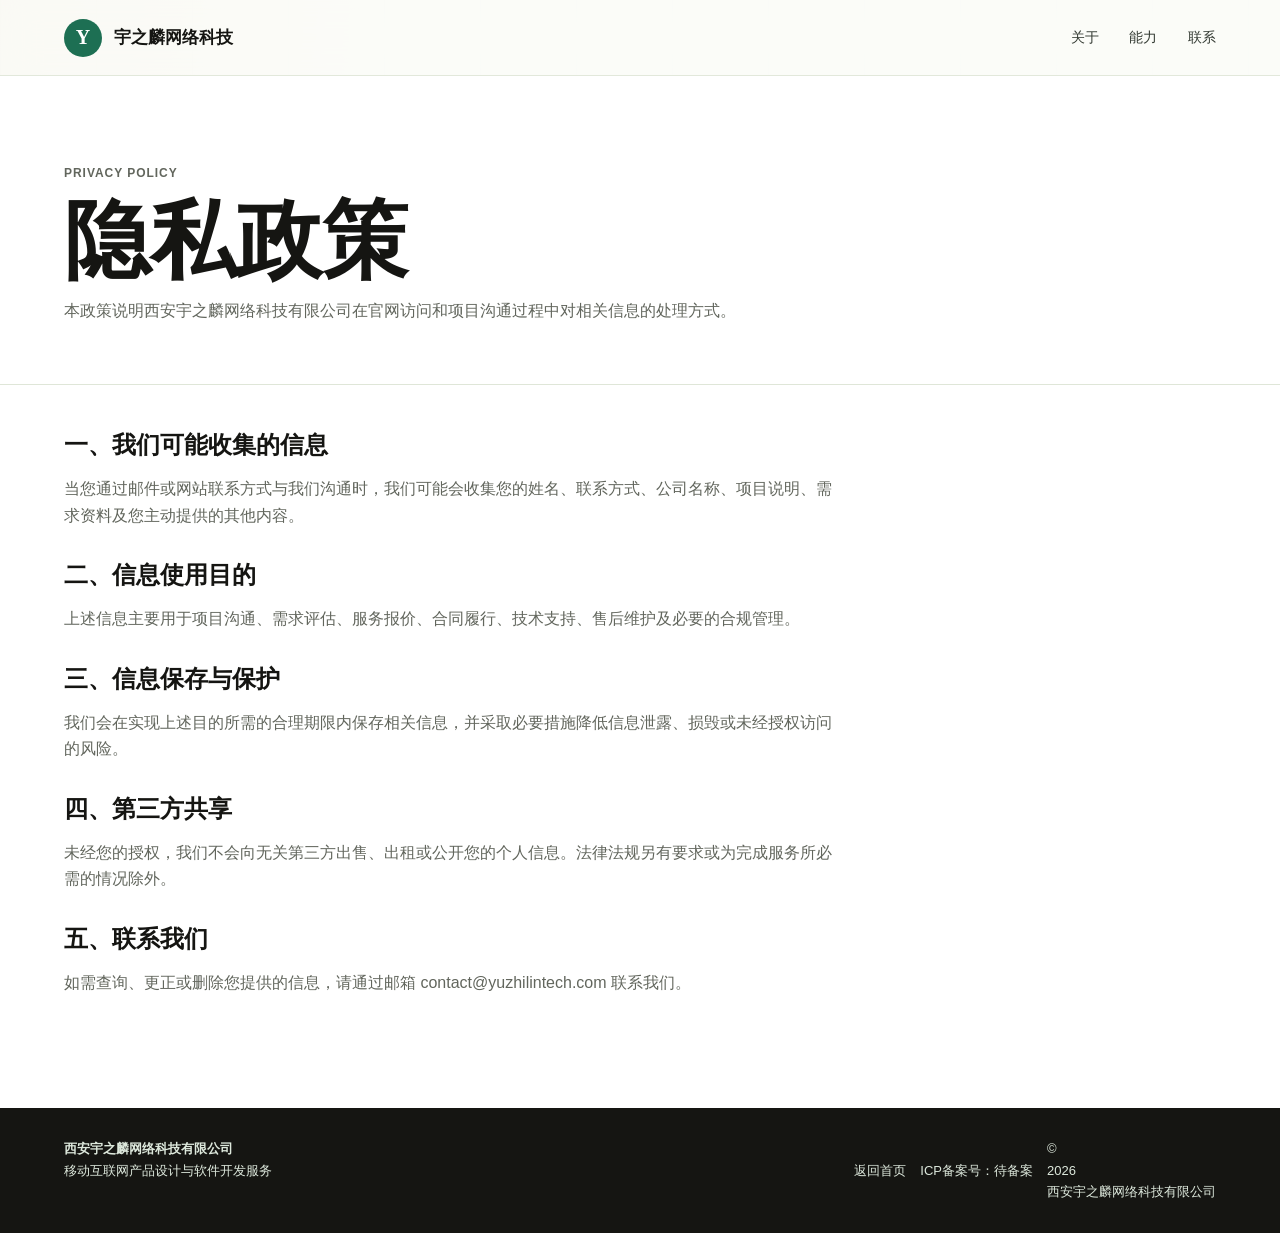
<file: privacy.html>
<!doctype html>
<html lang="zh-CN">
  <head>
    <meta charset="utf-8" />
    <meta name="viewport" content="width=device-width, initial-scale=1" />
    <title>隐私政策 | 西安宇之麟网络科技有限公司</title>
    <meta name="description" content="西安宇之麟网络科技有限公司隐私政策。" />
    <link rel="stylesheet" href="./styles.css" />
  </head>
  <body>
    <header class="topbar static">
      <a class="brand" href="./index.html" aria-label="返回首页">
        <span class="brand-symbol">Y</span>
        <span>宇之麟网络科技</span>
      </a>
      <nav class="nav always">
        <a href="./index.html#about">关于</a>
        <a href="./index.html#services">能力</a>
        <a href="./index.html#contact">联系</a>
      </nav>
    </header>

    <main class="privacy-page">
      <section class="privacy-hero">
        <p class="label">Privacy Policy</p>
        <h1>隐私政策</h1>
        <p>本政策说明西安宇之麟网络科技有限公司在官网访问和项目沟通过程中对相关信息的处理方式。</p>
      </section>

      <section class="privacy-content">
        <h2>一、我们可能收集的信息</h2>
        <p>
          当您通过邮件或网站联系方式与我们沟通时，我们可能会收集您的姓名、联系方式、公司名称、项目说明、需求资料及您主动提供的其他内容。
        </p>

        <h2>二、信息使用目的</h2>
        <p>
          上述信息主要用于项目沟通、需求评估、服务报价、合同履行、技术支持、售后维护及必要的合规管理。
        </p>

        <h2>三、信息保存与保护</h2>
        <p>
          我们会在实现上述目的所需的合理期限内保存相关信息，并采取必要措施降低信息泄露、损毁或未经授权访问的风险。
        </p>

        <h2>四、第三方共享</h2>
        <p>
          未经您的授权，我们不会向无关第三方出售、出租或公开您的个人信息。法律法规另有要求或为完成服务所必需的情况除外。
        </p>

        <h2>五、联系我们</h2>
        <p>
          如需查询、更正或删除您提供的信息，请通过邮箱 contact@yuzhilintech.com 联系我们。
        </p>
      </section>
    </main>

    <footer class="footer">
      <div>
        <strong>西安宇之麟网络科技有限公司</strong>
        <span>移动互联网产品设计与软件开发服务</span>
      </div>
      <div class="footer-meta">
        <a href="./index.html">返回首页</a>
        <span>ICP备案号：待备案</span>
        <span>© <span data-year></span> 西安宇之麟网络科技有限公司</span>
      </div>
    </footer>

    <script src="./script.js"></script>
  </body>
</html>
</file>
<file: styles.css>
:root {
  --page: #fbfcf8;
  --ink: #151512;
  --muted: #62665d;
  --line: #dfe6d8;
  --green: #1d6f53;
  --green-soft: #dcefe4;
  --orange: #e9783b;
  --yellow: #f2c94c;
  --paper: #ffffff;
  --radius: 8px;
  --shadow: 0 24px 60px rgba(34, 47, 37, 0.12);
}

* {
  box-sizing: border-box;
}

html {
  scroll-behavior: smooth;
}

body {
  margin: 0;
  color: var(--ink);
  background:
    radial-gradient(circle at top left, rgba(233, 120, 59, 0.13), transparent 32vw),
    linear-gradient(90deg, rgba(29, 111, 83, 0.06) 1px, transparent 1px),
    var(--page);
  background-size: auto, 96px 96px, auto;
  font-family: "Songti SC", "STSong", "Noto Serif SC", "PingFang SC", serif;
  line-height: 1.65;
}

a {
  color: inherit;
  text-decoration: none;
}

.topbar {
  position: sticky;
  top: 0;
  z-index: 10;
  display: flex;
  align-items: center;
  justify-content: space-between;
  padding: 18px clamp(20px, 5vw, 78px);
  background: rgba(251, 252, 248, 0.86);
  border-bottom: 1px solid rgba(223, 230, 216, 0.9);
  backdrop-filter: blur(18px);
}

.topbar.static {
  position: relative;
}

.brand {
  display: inline-flex;
  align-items: center;
  gap: 12px;
  font-size: 17px;
  font-weight: 800;
}

.brand-symbol {
  display: grid;
  width: 38px;
  height: 38px;
  place-items: center;
  color: #fff;
  background: var(--green);
  border-radius: 50%;
  font-family: Georgia, serif;
  font-size: 20px;
}

.nav {
  display: flex;
  gap: clamp(16px, 2.4vw, 34px);
  align-items: center;
  color: #333a32;
  font-family: "PingFang SC", "Microsoft YaHei", sans-serif;
  font-size: 14px;
}

.nav a {
  padding: 8px 0;
}

.nav a:hover {
  color: var(--green);
}

.nav-button {
  display: none;
  width: 42px;
  height: 42px;
  border: 1px solid var(--line);
  border-radius: 999px;
  background: var(--paper);
}

.nav-button span {
  display: block;
  width: 17px;
  height: 2px;
  margin: 5px auto;
  background: var(--ink);
}

.hero {
  display: grid;
  grid-template-columns: minmax(0, 0.94fr) minmax(330px, 1.06fr);
  gap: clamp(38px, 6vw, 86px);
  align-items: center;
  min-height: calc(100vh - 75px);
  padding: clamp(56px, 8vw, 112px) clamp(20px, 5vw, 78px) 76px;
}

.hero-copy h1 {
  max-width: 700px;
  margin: 0 0 24px;
  font-size: clamp(34px, 4.5vw, 58px);
  line-height: 1.12;
  letter-spacing: 0;
}

.hero-copy p {
  max-width: 590px;
  margin: 0 0 34px;
  color: var(--muted);
  font-family: "PingFang SC", "Microsoft YaHei", sans-serif;
  font-size: 18px;
}

.hero-actions {
  display: flex;
  flex-wrap: wrap;
  gap: 18px;
  align-items: center;
  font-family: "PingFang SC", "Microsoft YaHei", sans-serif;
}

.button {
  display: inline-flex;
  align-items: center;
  justify-content: center;
  min-height: 48px;
  padding: 0 22px;
  border-radius: 999px;
  font-size: 14px;
  font-weight: 700;
}

.button.dark {
  color: #fff;
  background: var(--ink);
}

.text-link {
  color: var(--green);
  font-size: 14px;
  font-weight: 700;
}

.product-canvas {
  position: relative;
  min-height: 540px;
}

.studio-stage {
  min-height: 560px;
  isolation: isolate;
}

.product-canvas::before {
  position: absolute;
  inset: 42px 30px 40px 70px;
  content: "";
  background: var(--green-soft);
  border: 1px solid var(--line);
  border-radius: 42% 58% 44% 56%;
}

.studio-stage::before {
  inset: 62px 20px 44px 82px;
  z-index: -1;
  background: linear-gradient(135deg, rgba(29, 111, 83, 0.18), rgba(233, 120, 59, 0.08));
  border: 0;
  border-radius: 34px;
}

.studio-stage img {
  position: absolute;
  inset: 0;
  width: 100%;
  height: 100%;
  object-fit: cover;
  object-position: 48% 52%;
  border: 1px solid var(--line);
  border-radius: 28px;
  box-shadow: 0 34px 90px rgba(34, 47, 37, 0.16);
}

.studio-stage::after {
  position: absolute;
  inset: 0;
  content: "";
  background: linear-gradient(90deg, rgba(251, 252, 248, 0.08), transparent 42%);
  border-radius: 28px;
  pointer-events: none;
}

.studio-badge {
  position: absolute;
  z-index: 2;
  right: 26px;
  top: 28px;
  display: grid;
  gap: 2px;
  min-width: 150px;
  padding: 16px 18px;
  color: var(--ink);
  background: rgba(255, 255, 255, 0.86);
  border: 1px solid rgba(223, 230, 216, 0.9);
  border-radius: 8px;
  box-shadow: var(--shadow);
  backdrop-filter: blur(14px);
  font-family: "PingFang SC", "Microsoft YaHei", sans-serif;
}

.studio-badge span {
  color: var(--orange);
  font-size: 12px;
  font-weight: 800;
}

.app-card,
.note-card {
  position: absolute;
  background: var(--paper);
  border: 1px solid var(--line);
  border-radius: var(--radius);
  box-shadow: var(--shadow);
}

.app-card-main {
  top: 24px;
  left: 16%;
  width: min(320px, 58%);
  min-height: 438px;
  padding: 26px;
}

.app-card-side {
  right: 4%;
  bottom: 92px;
  width: min(250px, 46%);
  padding: 24px;
}

.note-card {
  left: 3%;
  bottom: 34px;
  width: min(300px, 54%);
  padding: 22px;
  background: #151512;
  color: #fff;
}

.note-card p,
.app-card-side small {
  margin: 4px 0 0;
  color: rgba(255, 255, 255, 0.68);
  font-family: "PingFang SC", "Microsoft YaHei", sans-serif;
  font-size: 13px;
}

.studio-stage .note-card {
  z-index: 2;
  left: 30px;
  bottom: 30px;
}

.app-card-side small {
  color: var(--muted);
}

.app-top {
  display: flex;
  align-items: center;
  gap: 12px;
  margin-bottom: 34px;
  font-family: "PingFang SC", "Microsoft YaHei", sans-serif;
}

.app-top span {
  display: block;
  width: 40px;
  height: 40px;
  background: var(--orange);
  border-radius: 50%;
}

.progress-ring {
  display: grid;
  width: 172px;
  height: 172px;
  place-items: center;
  margin: 0 auto 34px;
  background:
    radial-gradient(circle, #fff 54%, transparent 55%),
    conic-gradient(var(--green) 0 68%, #ecf1e8 68% 100%);
  border-radius: 50%;
}

.progress-ring span {
  font-family: "PingFang SC", "Microsoft YaHei", sans-serif;
  font-size: 30px;
  font-weight: 800;
}

.app-row {
  display: grid;
  grid-template-columns: 42px 1fr;
  gap: 14px;
  align-items: center;
  margin-bottom: 14px;
}

.app-row i,
.app-row b {
  display: block;
  height: 38px;
  background: #eff4eb;
  border-radius: 999px;
}

.app-row b {
  height: 14px;
}

.app-row.short {
  grid-template-columns: 42px 66%;
}

.mini-flow {
  display: flex;
  gap: 10px;
  margin-top: 26px;
}

.mini-flow span {
  flex: 1;
  height: 70px;
  background: #f0f5ed;
  border-radius: 8px;
}

.mini-flow span:nth-child(2) {
  background: rgba(233, 120, 59, 0.18);
}

.label {
  margin: 0 0 14px;
  color: var(--orange);
  font-family: "PingFang SC", "Microsoft YaHei", sans-serif;
  font-size: 12px;
  font-weight: 800;
  letter-spacing: 0.08em;
  text-transform: uppercase;
}

.intro,
.services,
.work,
.method,
.contact,
.studio-feature {
  padding: clamp(72px, 9vw, 120px) clamp(20px, 5vw, 78px);
}

.intro {
  display: grid;
  grid-template-columns: minmax(170px, 0.4fr) minmax(0, 1fr);
  gap: 40px;
  background: #fff;
  border-top: 1px solid var(--line);
  border-bottom: 1px solid var(--line);
}

h2,
h3,
p {
  margin-top: 0;
}

h2 {
  margin-bottom: 18px;
  font-size: clamp(30px, 4vw, 54px);
  line-height: 1.05;
  letter-spacing: 0;
}

.intro p,
.services p,
.work span,
.method p,
.contact p,
.privacy-content p,
.privacy-hero p {
  color: var(--muted);
  font-family: "PingFang SC", "Microsoft YaHei", sans-serif;
}

.intro div p {
  max-width: 780px;
  font-size: 18px;
}

.section-title {
  max-width: 680px;
  margin-bottom: 42px;
}

.service-list {
  display: grid;
  grid-template-columns: repeat(2, minmax(0, 1fr));
  gap: 18px;
}

.service-list article {
  display: grid;
  grid-template-columns: 56px 1fr;
  gap: 20px;
  padding: 28px 0;
  border-top: 1px solid var(--line);
}

.service-list span {
  color: var(--green);
  font-family: "PingFang SC", "Microsoft YaHei", sans-serif;
  font-size: 14px;
  font-weight: 800;
}

.service-list h3 {
  grid-column: 2;
  margin-bottom: 8px;
  font-size: 24px;
  line-height: 1.2;
}

.service-list p {
  grid-column: 2;
}

.studio-feature {
  display: grid;
  grid-template-columns: minmax(300px, 0.72fr) minmax(0, 1fr);
  gap: clamp(34px, 5vw, 72px);
  align-items: center;
  background: #fff;
  border-top: 1px solid var(--line);
  border-bottom: 1px solid var(--line);
}

.studio-feature p {
  color: var(--muted);
  font-family: "PingFang SC", "Microsoft YaHei", sans-serif;
  font-size: 17px;
}

.studio-feature figure {
  margin: 0;
  overflow: hidden;
  border: 1px solid var(--line);
  border-radius: 18px;
  box-shadow: var(--shadow);
}

.studio-feature img {
  display: block;
  width: 100%;
  aspect-ratio: 16 / 10;
  object-fit: cover;
  object-position: 46% 50%;
}

.work {
  display: grid;
  grid-template-columns: minmax(260px, 0.75fr) minmax(0, 1fr);
  gap: clamp(36px, 6vw, 90px);
  color: #fff;
  background: #151512;
}

.work .label {
  color: var(--yellow);
}

.work-lines {
  border-top: 1px solid rgba(255, 255, 255, 0.18);
}

.work-lines div {
  display: grid;
  grid-template-columns: 180px 1fr;
  gap: 28px;
  padding: 28px 0;
  border-bottom: 1px solid rgba(255, 255, 255, 0.18);
}

.work-lines strong {
  font-size: 20px;
}

.work-lines span {
  color: rgba(255, 255, 255, 0.72);
}

.method {
  display: grid;
  grid-template-columns: minmax(0, 0.95fr) minmax(280px, 0.65fr);
  gap: 34px;
  align-items: stretch;
}

.method-card {
  padding: clamp(32px, 5vw, 56px);
  background: var(--green-soft);
  border-radius: var(--radius);
}

.steps {
  display: grid;
  gap: 12px;
  font-family: "PingFang SC", "Microsoft YaHei", sans-serif;
}

.steps span {
  display: flex;
  align-items: center;
  min-height: 70px;
  padding: 0 24px;
  background: #fff;
  border: 1px solid var(--line);
  border-radius: var(--radius);
  font-weight: 700;
}

.contact {
  display: grid;
  grid-template-columns: minmax(0, 1fr) auto;
  gap: 36px;
  align-items: center;
  background: #fff;
  border-top: 1px solid var(--line);
}

.contact div {
  max-width: 820px;
}

.mail {
  display: inline-flex;
  min-height: 54px;
  align-items: center;
  justify-content: center;
  padding: 0 24px;
  color: #fff;
  background: var(--green);
  border-radius: 999px;
  font-family: "PingFang SC", "Microsoft YaHei", sans-serif;
  font-weight: 700;
}

.footer {
  display: flex;
  justify-content: space-between;
  gap: 24px;
  padding: 30px clamp(20px, 5vw, 78px);
  color: #dde8dc;
  background: #151512;
  font-family: "PingFang SC", "Microsoft YaHei", sans-serif;
  font-size: 13px;
}

.footer strong,
.footer span {
  display: block;
}

.footer-meta {
  display: flex;
  flex-wrap: wrap;
  gap: 14px;
  align-items: center;
}

.privacy-page {
  background: #fff;
}

.privacy-hero {
  padding: 88px clamp(20px, 5vw, 78px) 44px;
  border-bottom: 1px solid var(--line);
}

.privacy-hero h1 {
  margin: 0 0 14px;
  font-size: clamp(44px, 7vw, 86px);
  line-height: 1;
}

.privacy-hero p {
  max-width: 740px;
}

.privacy-content {
  max-width: 900px;
  padding: 48px clamp(20px, 5vw, 78px) 96px;
}

.privacy-content h2 {
  margin-top: 34px;
  font-size: 24px;
}

.privacy-content h2:first-child {
  margin-top: 0;
}

@media (max-width: 980px) {
  .hero,
  .intro,
  .work,
  .method,
  .contact,
  .studio-feature {
    grid-template-columns: 1fr;
  }

  .hero {
    min-height: auto;
  }

  .service-list {
    grid-template-columns: 1fr;
  }
}

@media (max-width: 740px) {
  .topbar {
    padding: 14px 18px;
  }

  .nav-button {
    display: block;
  }

  .nav {
    position: absolute;
    top: 70px;
    right: 18px;
    left: 18px;
    display: none;
    flex-direction: column;
    align-items: stretch;
    gap: 0;
    padding: 12px;
    background: #fff;
    border: 1px solid var(--line);
    border-radius: 8px;
    box-shadow: var(--shadow);
  }

  .nav.open,
  .nav.always {
    display: flex;
  }

  .nav.always {
    position: static;
    flex-direction: row;
    flex-wrap: wrap;
    box-shadow: none;
  }

  .nav a {
    padding: 12px;
  }

  .brand {
    font-size: 15px;
  }

  .product-canvas {
    min-height: 456px;
  }

  .studio-stage {
    min-height: 358px;
  }

  .product-canvas::before {
    inset: 20px 0 30px;
  }

  .studio-stage img,
  .studio-stage::after {
    border-radius: 18px;
  }

  .studio-badge {
    top: 14px;
    right: 14px;
    min-width: 132px;
    padding: 12px 14px;
  }

  .studio-stage .note-card {
    left: 14px;
    bottom: 14px;
    width: 58%;
    padding: 14px;
  }

  .app-card-main {
    left: 4%;
    width: 68%;
    min-height: 380px;
  }

  .app-card-side {
    right: 0;
    width: 50%;
  }

  .note-card {
    width: 66%;
  }

  .progress-ring {
    width: 140px;
    height: 140px;
  }

  .work-lines div,
  .service-list article {
    grid-template-columns: 1fr;
    gap: 8px;
  }

  .service-list h3,
  .service-list p {
    grid-column: 1;
  }

  .footer {
    flex-direction: column;
  }
}
</file>
